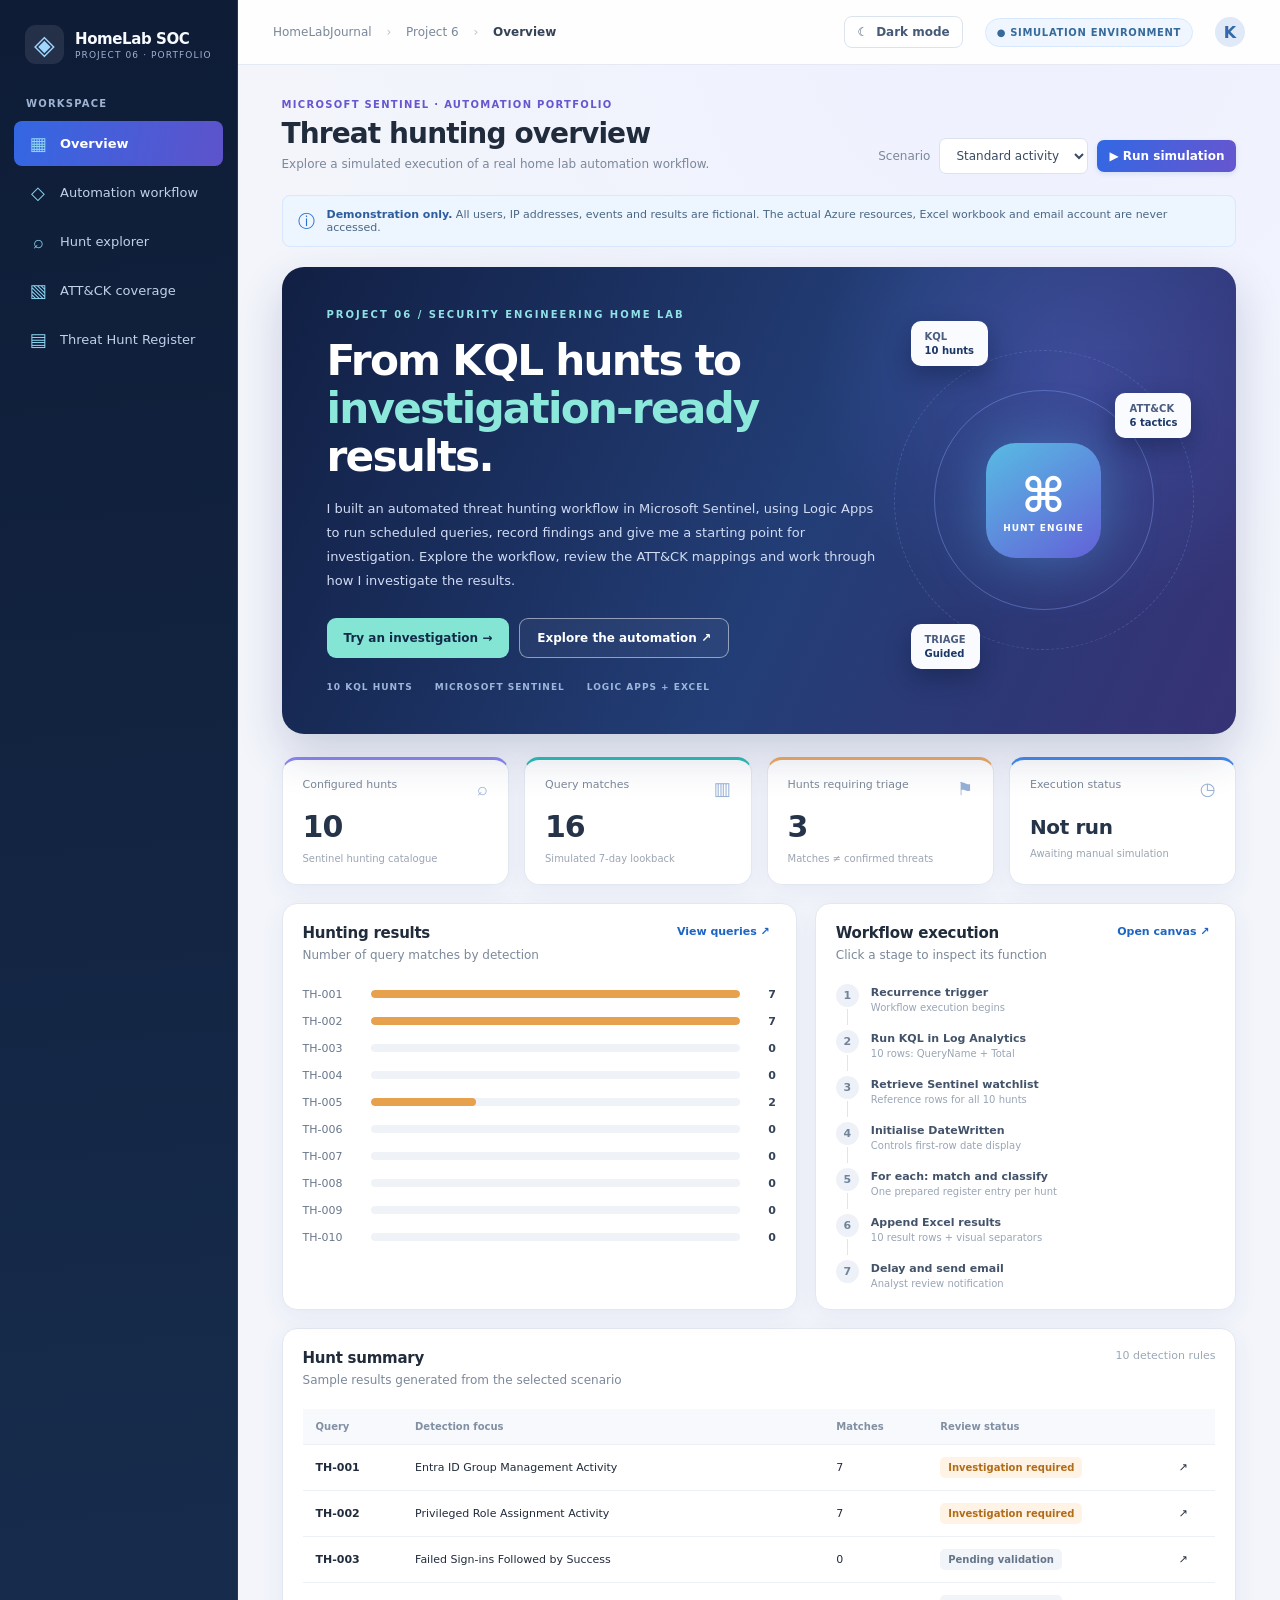
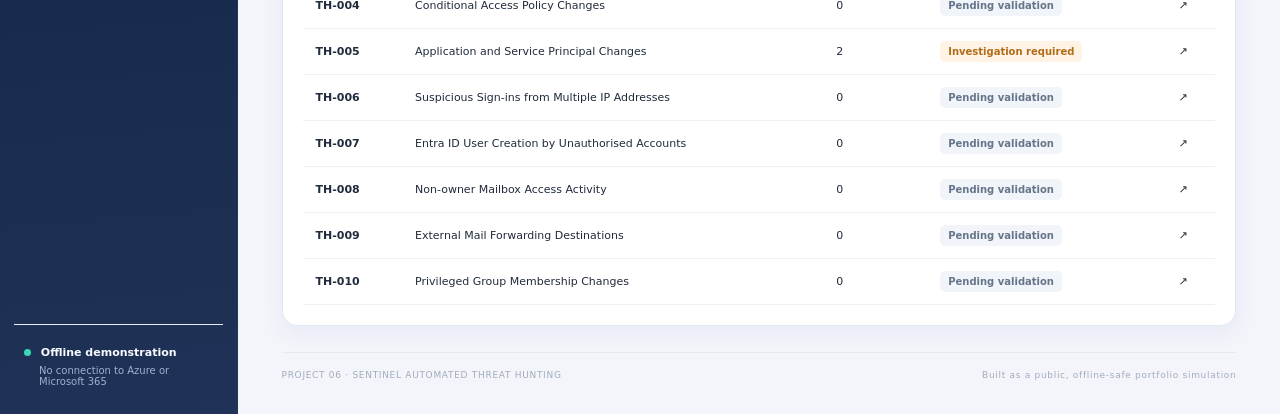
<file: index-backup-v10.htm>
<!DOCTYPE html>
<html lang="en"><head><meta charset="utf-8"/><meta content="width=device-width,initial-scale=1" name="viewport"/><meta content="light dark" name="color-scheme"/><title>Threat Hunting | HomeLab SOC</title><style>:root{font-family:Inter,'Segoe UI',system-ui,-apple-system,sans-serif;color:#202b3b;background:#f5f7fb;font-synthesis:none}*{box-sizing:border-box}body{margin:0}button,select{font:inherit}button{cursor:pointer}.app{min-height:100vh;display:grid;grid-template-columns:238px minmax(0,1fr)}.sidebar{background:#fff;border-right:1px solid #e3e9f1;display:flex;flex-direction:column;padding:23px 14px;min-height:100vh}.brand{display:flex;gap:11px;align-items:center;padding:2px 11px 34px}.brandmark{display:grid;place-items:center;width:39px;height:39px;border-radius:11px;background:#eaf1ff;color:#1763ca;font-size:27px}.brand strong{display:block;font-size:15px;letter-spacing:-.4px}.brand small{display:block;color:#8995a7;font-size:9px;letter-spacing:1.1px;margin-top:2px}.navcaption{font-size:10px;letter-spacing:1.2px;font-weight:700;color:#97a3b3;padding:0 12px 12px}nav{display:grid;gap:4px}.nav{background:none;border:0;border-radius:8px;color:#66758a;display:flex;align-items:center;gap:12px;text-align:left;padding:12px 14px;font-size:13px;font-weight:500}.nav span{font-size:18px;width:20px;text-align:center}.nav:hover{background:#f3f6fb}.nav.active{background:#eaf2ff;color:#135dc4;font-weight:700}.sidebar-foot{margin-top:auto;border-top:1px solid #e9edf3;padding:21px 10px 4px;font-size:11px;font-weight:600;color:#536277}.sidebar-foot small{display:block;color:#9aa5b4;font-size:10px;font-weight:400;margin:6px 0 0 15px}.status-dot{display:inline-block;width:7px;height:7px;border-radius:50%;background:#28a978;margin-right:6px}.workspace{min-width:0}.topbar{height:65px;border-bottom:1px solid #e5eaf2;background:#fff;display:flex;align-items:center;justify-content:space-between;padding:0 35px;gap:15px}.crumb{font-size:12px;color:#7a879a}.crumb span{margin:0 11px;color:#b7c1cd}.crumb b{color:#344358;font-weight:600}.topright{display:flex;align-items:center;gap:22px}.demo-chip{font-size:10px;font-weight:750;color:#356a9b;letter-spacing:.65px;background:#eff6ff;border:1px solid #d8e9ff;padding:8px 11px;border-radius:20px}.avatar{height:30px;width:30px;display:grid;place-items:center;background:#dfe9f7;color:#3568a8;border-radius:50%;font-weight:700}main{padding:34px clamp(22px,3.4vw,55px);max-width:1650px;margin:auto}.page-head{display:flex;align-items:end;justify-content:space-between;gap:20px;margin-bottom:21px}.eyebrow{font-size:10px;letter-spacing:1.3px;color:#3776c5;font-weight:750;margin-bottom:7px}h1{font-size:28px;letter-spacing:-.9px;margin:0 0 5px;font-weight:730}h2{font-size:15px;letter-spacing:-.25px;margin:0 0 4px;font-weight:720}p{margin:0;color:#7b889a;font-size:12px;line-height:1.6}.head-actions,.filters{display:flex;align-items:center;gap:9px;flex-wrap:wrap}.scenario-label{color:#7b889a;font-size:12px}select,.btn{border:1px solid #dbe3ed;background:#fff;color:#3a4a60;border-radius:7px;padding:9px 12px;font-size:12px}.btn{font-weight:650}.btn.primary{background:#2166c6;border-color:#2166c6;color:white;box-shadow:0 2px 5px #2867bd22}.btn.primary:hover{background:#1457b2}.btn:disabled{opacity:.65;cursor:wait}.btn.ghost:hover{background:#f2f6fc}.notice{display:flex;gap:12px;align-items:center;background:#edf5ff;border:1px solid #d7e8ff;color:#496784;border-radius:8px;padding:12px 15px;font-size:11px;margin-bottom:20px}.notice b{color:#2d5d9d}.notice-icon{font-size:17px;color:#2a70d0}.page{display:none}.page.active{display:block}.metrics{display:grid;grid-template-columns:repeat(4,minmax(0,1fr));gap:15px;margin-bottom:18px}.metric,.panel{background:#fff;border:1px solid #e2e8f0;border-radius:10px;box-shadow:0 2px 8px #23395505}.metric{padding:18px 20px}.metric-top{display:flex;justify-content:space-between;gap:8px;color:#7b899b;font-size:11px}.metric-top span{font-size:18px;color:#96b1d6}.metric strong{display:block;font-size:30px;letter-spacing:-1px;margin:10px 0 3px;color:#263449}.metric small{color:#9ba5b3;font-size:10px}.metric .status-big{font-size:20px;letter-spacing:-.4px;margin-top:16px}.metric .status-big.success{color:#198f65}.columns{display:grid;grid-template-columns:1.1fr .9fr;gap:18px}.panel{padding:20px;min-width:0;margin-bottom:18px}.panelhead{display:flex;align-items:start;justify-content:space-between;gap:16px;margin-bottom:19px}.link-btn{border:0;background:none;color:#1c65c3;font-size:11px;font-weight:700;white-space:nowrap}.minor{font-size:11px;color:#9ca8b6}.bars{display:grid;gap:14px;padding:4px 0}.bar{display:grid;grid-template-columns:56px 1fr 24px;align-items:center;gap:12px;font-size:11px;color:#68778c}.track{height:8px;border-radius:9px;background:#eff3f8;overflow:hidden}.fill{height:100%;background:#4a8bdc;border-radius:9px;transition:width .4s}.fill.hot{background:#e7a04c}.bar b{text-align:right;color:#354358}.mini-steps{display:grid;gap:0}.mini-step{display:flex;gap:12px;align-items:start;border:0;background:none;text-align:left;padding:0 0 17px;width:100%;color:#43536a}.mini-step:last-child{padding-bottom:0}.step-mark{display:grid;place-items:center;border-radius:50%;height:23px;min-width:23px;background:#eef2f8;color:#70849d;font-size:11px;font-weight:750;position:relative}.mini-step:not(:last-child) .step-mark:after{content:'';position:absolute;top:25px;height:16px;width:1px;background:#dce5f0}.mini-step.done .step-mark{background:#e4f6ed;color:#198f65}.mini-step.active .step-mark{background:#e4efff;color:#1f66c8}.mini-step strong{display:block;font-size:11px;margin-top:2px}.mini-step small{display:block;font-size:10px;color:#99a5b5;margin-top:3px}.table-scroll{overflow:auto}table{border-collapse:collapse;width:100%;font-size:11px;white-space:nowrap;text-align:left}th{background:#f7f9fc;color:#8290a3;font-size:10px;font-weight:700}th,td{padding:12px 13px;border-bottom:1px solid #edf0f5}tbody tr:hover{background:#f8fbff}.clickrow{cursor:pointer}.tag{display:inline-flex;align-items:center;border-radius:5px;padding:5px 8px;background:#e9f4ee;color:#29865d;font-size:10px;font-weight:650}.tag.warn{background:#fff3e6;color:#b16c19}.tag.muted{background:#f1f4f8;color:#65758a}.workflow-layout{display:grid;grid-template-columns:minmax(0,1.6fr) minmax(270px,.75fr);gap:18px}.canvas{background:#f9fbfe;border:1px solid #e8edf5;border-radius:9px;padding:20px;min-height:530px}.canvas-caption{text-align:center;font-size:9px;letter-spacing:.8px;font-weight:700;color:#9aa8b9;margin-bottom:18px}.canvas-caption span{margin:0 7px;color:#aac4e9}.flow{display:grid;justify-items:center;gap:0;max-width:640px;margin:auto}.node{display:flex;align-items:center;text-align:left;gap:12px;width:min(100%,460px);border:1px solid #dce5f0;background:white;border-radius:9px;padding:12px 15px;box-shadow:0 2px 6px #2b52700a;color:#42536a}.node:hover,.node.selected{border-color:#73a7ea;background:#f5f9ff}.node.complete{border-left:3px solid #25a373}.node.active-run{border-left:3px solid #286dd0;background:#edf5ff}.node-icon{display:grid;place-items:center;background:#edf4ff;color:#2d70c6;border-radius:7px;min-width:34px;height:34px;font-size:16px}.node strong{display:block;font-size:11px}.node small{display:block;color:#93a0b0;font-size:10px;margin-top:2px}.node-state{margin-left:auto;color:#9dacbe;font-size:12px}.node.complete .node-state{color:#2aa373}.connector{height:18px;width:1px;background:#bdd1eb;position:relative}.connector:after{content:'⌄';position:absolute;top:4px;left:-4px;color:#8da9cd;font-size:12px}.inspector{align-self:start}.inspector h3{font-size:17px;margin:0 0 10px}.inspector p{font-size:12px;margin-bottom:18px}.inspector dl{display:grid;gap:12px;margin:0}.inspector dt{color:#94a1b1;font-size:10px;font-weight:700;text-transform:uppercase;letter-spacing:.5px}.inspector dd{font-size:12px;margin:3px 0 0;line-height:1.6;color:#3c4d61}.inspector-note{margin-top:24px;padding:12px;border-radius:7px;background:#f6f9fd;color:#8190a3;font-size:11px;line-height:1.6}.log{background:#f8fafc;border:1px solid #e8edf3;border-radius:7px;padding:14px;font:11px/1.9 Consolas,monospace;color:#62738a;min-height:60px;max-height:230px;overflow:auto}.log .ok{color:#168860}.log .info{color:#286cc5}.explorer-grid{display:grid;grid-template-columns:310px minmax(0,1fr);gap:18px}.hunt-list{display:grid;gap:5px}.hunt-item{display:flex;align-items:center;justify-content:space-between;gap:10px;background:white;border:1px solid transparent;border-radius:7px;padding:10px 12px;text-align:left;color:#42536a}.hunt-item:hover,.hunt-item.active{background:#edf5ff;border-color:#d6e7ff}.hunt-item strong{font-size:11px}.hunt-item small{display:block;color:#9aa6b5;font-size:10px;margin-top:4px}.hunt-item .count{font-size:11px;color:#8b98a9}.explorer-main{min-width:0}.codebar{display:flex;justify-content:space-between;gap:10px;background:#eef2f7;border:1px solid #e3e8f0;border-radius:7px 7px 0 0;padding:9px 13px;color:#697d95;font-size:10px}.codebar span:last-child{color:#9aa7b7}pre{margin:0;background:#182638;color:#c5d8ee;padding:18px;border-radius:0 0 7px 7px;white-space:pre-wrap;word-break:break-word;font:12px/1.8 Consolas,'Courier New',monospace;max-height:350px;overflow:auto}.empty{padding:24px 4px;color:#8b9aab;font-size:12px}.table-footer{padding-top:15px;color:#9aa6b5;font-size:10px}footer{border-top:1px solid #e5eaf1;margin-top:26px;padding-top:17px;display:flex;justify-content:space-between;gap:12px;color:#a0abba;font-size:9px;letter-spacing:.7px}@media(max-width:1200px){.metrics{grid-template-columns:repeat(2,minmax(0,1fr))}.workflow-layout{grid-template-columns:1fr}.inspector{align-self:auto}}@media(max-width:980px){.columns,.explorer-grid{grid-template-columns:1fr}.sidebar{width:210px}.app{grid-template-columns:210px minmax(0,1fr)}}@media(max-width:680px){.app{display:block}.sidebar{min-height:0;width:auto;padding:12px}.brand{padding:0 4px 10px}.sidebar nav{display:flex;overflow:auto}.nav{white-space:nowrap}.navcaption,.sidebar-foot{display:none}.topbar{padding:0 16px;height:50px}.demo-chip{font-size:8px}.avatar{display:none}main{padding:20px 12px}.page-head{align-items:start;flex-direction:column}.metrics{gap:9px}.metric{padding:13px}.panel{padding:13px}.panelhead{flex-wrap:wrap}.canvas{padding:10px;min-height:0}.node{padding:9px}footer{flex-direction:column}}

/* Light / dark theme: understated Fluent-inspired palette */
.theme-toggle{display:inline-flex;align-items:center;justify-content:center;gap:8px;border:1px solid #dbe3ed;background:#fff;color:#455a76;border-radius:8px;padding:8px 12px;font-size:12px;font-weight:600;white-space:nowrap;cursor:pointer}
.theme-toggle:hover{background:#f2f6fc}
html[data-theme="dark"]{color-scheme:dark;color:#e3eaf4;background:#101923}
html[data-theme="dark"] body{background:#101923}
html[data-theme="dark"] .sidebar,html[data-theme="dark"] .topbar,html[data-theme="dark"] .metric,html[data-theme="dark"] .panel{background:#182432;border-color:#2b3b4e;box-shadow:none}
html[data-theme="dark"] .sidebar-foot,html[data-theme="dark"] footer{border-color:#2b3b4e}
html[data-theme="dark"] .brandmark,html[data-theme="dark"] .nav.active,html[data-theme="dark"] .node-icon{background:#233c5b;color:#a8cbff}
html[data-theme="dark"] .nav{color:#acbbcd}
html[data-theme="dark"] .nav:hover,html[data-theme="dark"] .btn.ghost:hover{background:#223449}
html[data-theme="dark"] .nav.active{color:#c1dcff}
html[data-theme="dark"] .crumb,html[data-theme="dark"] .scenario-label,html[data-theme="dark"] p,html[data-theme="dark"] .metric-top,html[data-theme="dark"] .bar,html[data-theme="dark"] .minor,html[data-theme="dark"] .node small,html[data-theme="dark"] .mini-step small,html[data-theme="dark"] .hunt-item small{color:#a5b5c9}
html[data-theme="dark"] .crumb b,html[data-theme="dark"] .metric strong,html[data-theme="dark"] .bar b,html[data-theme="dark"] .inspector dd{color:#e3eaf4}
html[data-theme="dark"] .demo-chip,html[data-theme="dark"] .notice{background:#1b3148;border-color:#315273;color:#b6d6fa}
html[data-theme="dark"] .notice b{color:#d4e8ff}
html[data-theme="dark"] select,html[data-theme="dark"] .btn:not(.primary),html[data-theme="dark"] .theme-toggle{background:#202e40;border-color:#38506a;color:#e2ebf7}
html[data-theme="dark"] .theme-toggle:hover{background:#2b4058}
html[data-theme="dark"] .avatar{background:#2b4566;color:#d1e6ff}
html[data-theme="dark"] .canvas,html[data-theme="dark"] .log,html[data-theme="dark"] .inspector-note{background:#141f2d;border-color:#2c4057;color:#b5c6da}
html[data-theme="dark"] .node,html[data-theme="dark"] .hunt-item{background:#202e40;border-color:#35475c;color:#e3eaf4}
html[data-theme="dark"] .node:hover,html[data-theme="dark"] .node.selected,html[data-theme="dark"] .hunt-item:hover,html[data-theme="dark"] .hunt-item.active,html[data-theme="dark"] .node.active-run{background:#263e59;border-color:#4e83bf}
html[data-theme="dark"] .step-mark,html[data-theme="dark"] .tag.muted,html[data-theme="dark"] .codebar{background:#283a50;color:#c1d3e8;border-color:#364d67}
html[data-theme="dark"] .tag{background:#1c3b33;color:#9de2bd}
html[data-theme="dark"] .tag.warn{background:#493724;color:#ffd096}
html[data-theme="dark"] .track{background:#2c4058}
html[data-theme="dark"] th{background:#233348;color:#c0d0e3}
html[data-theme="dark"] th,html[data-theme="dark"] td{border-color:#304256}
html[data-theme="dark"] tbody tr:hover{background:#22364b}
html[data-theme="dark"] .inspector dt,html[data-theme="dark"] .table-footer{color:#9badc3}
html[data-theme="dark"] .codebar{border-color:#354b64}
html[data-theme="dark"] pre{background:#0e1825}
@media(max-width:680px){.topright{gap:6px}.theme-toggle{padding:6px 9px}.theme-toggle span{display:none}}

/* MITRE coverage view */
.coverage-layout{display:grid;grid-template-columns:minmax(0,1.65fr) minmax(285px,1fr);gap:16px;margin-bottom:16px}
.coverage-metrics{margin-bottom:16px}.coverage-matrix{padding:6px 18px 18px}.cov-legend{display:flex;gap:16px;flex-wrap:wrap;padding:12px 18px;font-size:12px;color:var(--muted,#64748b)}.cov-legend span{display:flex;align-items:center;gap:6px}.cov-dot{height:10px;width:10px;border-radius:3px;background:#a8b8cf}.cov-dot.reviewed{background:#287cbb}.cov-dot.candidate{background:#b1bfd1}.cov-dot.empty{background:transparent;border:1px solid #a8b8cf}.cov-tactic{padding:14px 0;border-top:1px solid var(--line,#e4e9f0)}.cov-tactic-head{display:flex;align-items:center;justify-content:space-between;gap:8px;margin-bottom:10px}.cov-tactic-head strong{font-size:13px}.cov-tactic-head small,.cov-none{color:var(--muted,#64748b);font-size:12px}.cov-chips{display:flex;gap:8px;flex-wrap:wrap}.cov-chip{font:inherit;cursor:pointer;text-align:left;display:flex;flex-direction:column;gap:3px;border-radius:8px;padding:10px;min-width:132px;max-width:180px;flex:1;border:1px solid #bdcce0;background:#f2f6fc;color:#244563}.cov-chip.reviewed{background:#e6f2ff;border-color:#9fc8f1}.cov-chip.selected{outline:2px solid #347cbd;outline-offset:1px}.cov-chip b{font-size:12px}.cov-chip span{font-size:11px;line-height:1.3}.cov-chip small{font-size:10px;opacity:.8}.cov-detail{padding:20px}.cov-detail h3{font-size:22px;margin:8px 0}.cov-detail p{font-size:13px;line-height:1.5}.cov-detail a{color:#287cbb}.cov-detail-stat{font-weight:600;font-size:13px;margin:18px 0 12px}.cov-hunt{display:flex;flex-direction:column;text-align:left;gap:6px;width:100%;font:inherit;padding:12px;border-radius:8px;border:1px solid var(--line,#e4e9f0);background:transparent;color:inherit;margin-bottom:8px;cursor:pointer}.cov-hunt:hover{border-color:#5792c4}.cov-hunt span{font-size:12px;line-height:1.4}.cov-hunt small{font-size:11px;color:var(--muted,#64748b);line-height:1.4}.cov-inspector{align-self:start}html[data-theme="dark"] .cov-chip{background:#263449;color:#d9e7f8;border-color:#475c75}html[data-theme="dark"] .cov-chip.reviewed{background:#1c425c;border-color:#4685b7}html[data-theme="dark"] .cov-chip.selected{outline-color:#75b7ee}html[data-theme="dark"] .cov-detail a{color:#8bc7ff}@media(max-width:950px){.coverage-layout{grid-template-columns:1fr}}@media(max-width:600px){.cov-chip{min-width:110px}}

/* V5 investigation experience */
.journey-panel{margin-bottom:18px}.journey-intro{display:flex;align-items:center;justify-content:space-between;gap:18px;background:var(--soft,#f2f6fc);border:1px solid var(--line,#dce5f0);padding:18px;border-radius:12px;margin:16px 0}.journey-intro p{font-size:13px;margin:6px 0 0}.journey-app{min-height:130px}.journey-empty{padding:28px;text-align:center;border:1px dashed #a6b7cd;border-radius:10px;color:var(--muted,#687b91)}.journey-progress{display:flex;gap:5px;margin:18px 0}.journey-progress span{height:6px;flex:1;background:#dce5f0;border-radius:8px}.journey-progress span.passed{background:#3277c8}.journey-progress span.current{background:#74a7e7}.journey-stage{padding:18px;border:1px solid var(--line,#dce5f0);border-radius:12px}.journey-kicker{font-size:11px;text-transform:uppercase;letter-spacing:.08em;color:#3c7fca;font-weight:800}.journey-stage h3{margin:7px 0 8px;font-size:20px}.journey-stage p{line-height:1.65}.journey-hint{background:#eaf3ff;color:#194a7d;border-left:3px solid #3277c8;padding:12px 14px;margin:15px 0;border-radius:6px;font-size:13px}.journey-actions{display:flex;flex-wrap:wrap;gap:9px;margin-top:16px}.journey-actions button{cursor:pointer;border:1px solid #b9cde6;border-radius:8px;background:#fff;color:#1c497a;padding:10px 14px;font-weight:650}.journey-actions button.primary{background:#246bc1;color:white;border-color:#246bc1}.journey-actions button:disabled{opacity:.45;cursor:not-allowed}.journey-actions button:hover:not(:disabled){filter:brightness(.95)}.journey-table{width:100%;border-collapse:collapse;font-size:12px;margin-top:12px}.journey-table th,.journey-table td{padding:10px;border-bottom:1px solid #dce5f0;text-align:left}.journey-table th{background:#f2f6fc;color:#294b70}.journey-table button{background:#eaf3ff;border:1px solid #a9c8f2;color:#195a9d;border-radius:5px;padding:6px 9px;cursor:pointer}.journey-detail{background:#f5f8fc;border:1px solid #d5e0ed;border-radius:9px;padding:14px;margin-top:12px}.journey-detail dl{display:grid;grid-template-columns:130px 1fr;gap:7px;font-size:13px}.journey-detail dt{color:#536c87}.journey-detail dd{margin:0;overflow-wrap:anywhere}.journey-code{white-space:pre-wrap;overflow-wrap:anywhere;background:#17283d;color:#e5f2ff;padding:16px;border-radius:8px;font-size:12px;line-height:1.65}.journey-result{border-left:4px solid #3277c8;padding:14px;background:#f0f6ff;margin-top:12px}.journey-result.success{border-left-color:#24815a;background:#edf8f2}.journey-choice{display:grid;gap:8px;margin-top:12px}.journey-choice button{text-align:left;background:#fff;color:#263f5b;border:1px solid #b7c9df;padding:13px;border-radius:9px;cursor:pointer}.journey-choice button:hover{border-color:#3277c8;background:#edf5ff}.journey-tiny{font-size:12px;color:#657c96}.donut{position:relative;min-width:215px;min-height:215px;isolation:isolate}.donut-center{position:absolute;inset:35px;background:#fff;border-radius:50%;display:flex;flex-direction:column;align-items:center;justify-content:center;text-align:center;padding:18px;z-index:2}.donut-center strong{font-size:40px;line-height:1.15;color:#193a60}.donut-center small{font-size:11px;line-height:1.4;color:#415d7c;max-width:125px}.tactic-legend button{border:1px solid #cddbec!important;border-radius:9px!important}.tactic-legend button:first-child{border-color:#2c73c9!important}.journey-panel .eyebrow{color:#3476bf}
html[data-theme="dark"] .journey-intro,html[data-theme="dark"] .journey-detail{background:#1b2a3e;color:#dce8f7;border-color:#39516c}html[data-theme="dark"] .journey-stage{border-color:#39516c}html[data-theme="dark"] .journey-hint,html[data-theme="dark"] .journey-result{background:#203c5b;color:#e2edfb}html[data-theme="dark"] .journey-result.success{background:#193d33}html[data-theme="dark"] .journey-table th{background:#1c3149;color:#e2edfb}html[data-theme="dark"] .journey-table td{border-color:#39516c}html[data-theme="dark"] .journey-actions button:not(.primary),html[data-theme="dark"] .journey-choice button{background:#1d3149;color:#e2edfb;border-color:#4c6a8a}html[data-theme="dark"] .donut-center{background:#17263a}html[data-theme="dark"] .donut-center strong{color:#e9f3ff}html[data-theme="dark"] .donut-center small{color:#bfd1e8}
@media(max-width:720px){.journey-intro{flex-direction:column;align-items:stretch}.journey-detail dl{grid-template-columns:1fr}.journey-table{font-size:10px}.journey-table th,.journey-table td{padding:5px}}

/* V6 visual refresh */
:root{--accent:#3267df}body{background:radial-gradient(circle at 80% 0%,#eef0ff 0,transparent 32%),#f3f5fb}.sidebar{background:linear-gradient(175deg,#0e1c36,#172c4d 80%,#203257);border-color:#243955}.brand strong,.sidebar-foot{color:#f7faff}.brand small,.sidebar-foot small,.navcaption{color:#9eb2d1}.nav{color:#c1d1e8}.nav:hover{background:#ffffff15}.nav.active{background:linear-gradient(100deg,#3467e3,#5d53cb);color:white}.brandmark{background:#ffffff17;color:#9fd6ff}.status-dot{background:#38d9b3}.topbar{background:#ffffffed}.panel,.metric{border-radius:15px;box-shadow:0 7px 25px #193c7910}.metric{border-top:3px solid #8c87f1}.metric:nth-child(2){border-top-color:#2cbdb7}.metric:nth-child(3){border-top-color:#edaa63}.metric:nth-child(4){border-top-color:#4489ec}.btn.primary{background:linear-gradient(110deg,#3268e3,#6756cf);border:0}.eyebrow{color:#6756cf}.portfolio-hero{position:relative;isolation:isolate;overflow:hidden;min-height:335px;border-radius:22px;background:linear-gradient(115deg,#111f43,#233e77 55%,#373276);display:grid;grid-template-columns:minmax(0,1.3fr) minmax(270px,.7fr);gap:20px;margin-bottom:23px;padding:42px 45px;color:white;box-shadow:0 20px 45px #192b6330}.hero-glow{position:absolute;z-index:-1;right:-100px;top:-160px;width:530px;height:530px;border-radius:50%;background:radial-gradient(circle,#6570df55,transparent 68%)}.hero-label{font-size:10px;letter-spacing:2px;color:#8fe1e5;font-weight:800}.portfolio-hero h2{font-size:clamp(28px,3.3vw,47px);line-height:1.13;letter-spacing:-1.8px;margin:17px 0}.portfolio-hero em{font-style:normal;color:#8de8dc}.portfolio-hero p{max-width:630px;color:#d1dcf4;font-size:13px;line-height:1.85}.hero-actions{display:flex;gap:10px;flex-wrap:wrap;margin:24px 0}.hero-btn,.hero-outline{border-radius:9px;padding:12px 17px;font-size:12px;font-weight:750}.hero-btn{border:0;background:#85e5d5;color:#112a48}.hero-outline{border:1px solid #ffffff80;background:#ffffff0b;color:white}.hero-foot{display:flex;gap:22px;flex-wrap:wrap;color:#9db6db;font-size:9px;font-weight:750;letter-spacing:1px}.hero-visual{position:relative;min-height:240px;display:grid;place-items:center}.hero-orbit{position:absolute;width:220px;height:220px;border:1px solid #8ea9ff60;border-radius:50%}.orbit-two{width:300px;height:300px;border-style:dashed;opacity:.65}.hero-center{height:115px;width:115px;border-radius:30px;background:linear-gradient(145deg,#59bce3,#6261d8);box-shadow:0 0 55px #56bdf85e;display:flex;flex-direction:column;justify-content:center;align-items:center;font-size:48px;font-weight:700}.hero-center small{font-size:9px;letter-spacing:1px}.hero-node{position:absolute;padding:10px 14px;border-radius:10px;background:#f9fbff;color:#4b5c7e;box-shadow:0 10px 25px #0a163766;font-size:10px;font-weight:700}.hero-node b{display:block;color:#1b3766;margin-top:3px}.node-a{top:3%;left:5%}.node-b{right:0;top:22%}.node-c{left:5%;bottom:6%}#tacticDonut{width:290px!important;height:290px!important;min-width:290px!important;min-height:290px!important;border-radius:50%;position:relative}#tacticDonut:after{content:'';position:absolute;inset:40px;border-radius:50%;background:#fff}#tacticDonut>*,#tacticDonut .donut-center{position:relative;z-index:1}#tacticDonut .donut-center{background:#fff!important;border-radius:50%;padding:15px!important;min-width:150px;min-height:130px;display:flex;flex-direction:column;justify-content:center;align-items:center}#tacticDonut .donut-center strong{font-size:36px!important}#tacticDonut .donut-center small{font-size:11px!important;line-height:1.5;text-align:center;max-width:145px}#coverage .panel{border-top:3px solid #7069db}.journey-stage{border-radius:15px!important}.journey-hint{border-left:4px solid #50a6df!important}.journey-result{border-radius:10px}.nav span{color:#8ed6f3} @media(max-width:900px){.portfolio-hero{grid-template-columns:1fr}.hero-visual{display:none}}@media(max-width:680px){.portfolio-hero{padding:28px 23px}#tacticDonut{width:235px!important;height:235px!important;min-width:235px!important;min-height:235px!important}#tacticDonut:after{inset:34px}}
html[data-theme="dark"] .sidebar{background:linear-gradient(175deg,#0b1528,#1b2750)}html[data-theme="dark"] .portfolio-hero{background:linear-gradient(115deg,#0e1935,#293e76 55%,#443477)}html[data-theme="dark"] #tacticDonut:after,html[data-theme="dark"] #tacticDonut .donut-center{background:#1b2637!important}
.sample-event-row{cursor:pointer}.sample-event-row:hover td{background:#eaf3ff}html[data-theme="dark"] .sample-event-row:hover td{background:#253e5b}.sample-event-row:focus-visible{outline:2px solid #367de0;outline-offset:-2px}.journey-detail dd{line-height:1.5}
</style><style>
.enrich-grid{display:grid;grid-template-columns:minmax(320px,390px) minmax(0,1fr);gap:36px;align-items:center}.donut{width:min(100%,330px);aspect-ratio:1;height:auto;border-radius:50%;display:grid;place-items:center;margin:auto;position:relative;background:conic-gradient(#2c73c9 0 50%,#e2e8f0 50% 100%)}.donut:before{content:'';position:absolute;inset:52px;border-radius:50%;background:var(--card-bg,#fff)}.donut-center{position:relative;text-align:center}.donut-center strong{display:block;font-size:56px;line-height:1.1}.donut-center small{display:block;font-size:13px;color:#8090a0;max-width:160px;line-height:1.4;margin:6px auto 0}.tactic-legend{display:grid;gap:9px}.tactic-legend button{border:1px solid #e1e7ee;border-radius:8px;background:transparent;text-align:left;padding:10px;color:inherit}.tactic-legend button:hover{border-color:#4a8bdc}.tactic-legend b{float:right}.guide-step{padding:14px;border:1px solid #e1e8f1;border-radius:9px;margin:10px 0}.guide-step strong{display:block;margin-bottom:6px;font-size:13px}.guide-step p{font-size:12px}.guide-actions{display:flex;gap:8px;flex-wrap:wrap;margin:12px 0}.guide-actions button{border:1px solid #b9cfe9;background:#edf5ff;color:#205ca3;padding:8px 12px;border-radius:6px;font-size:11px}.guide-code{white-space:pre-wrap;max-height:270px;overflow:auto}.guide-note{font-size:11px;padding:12px;background:#edf5ff;border-radius:8px;color:#486785;margin:12px 0}.guide-table{width:100%;overflow:auto}.guide-meta{display:grid;grid-template-columns:repeat(2,1fr);gap:9px}.guide-meta div{background:#f4f7fb;border-radius:8px;padding:12px;font-size:11px}.guide-meta b{display:block;margin-bottom:5px}.full-link{display:inline-block;margin-top:10px;color:#2369c3;font-size:12px}.pill{font-size:10px;border:1px solid #dbe4ef;border-radius:15px;padding:5px 9px}@media(max-width:850px){.enrich-grid{grid-template-columns:1fr;gap:22px}.donut{width:min(100%,300px)}}
html[data-theme=dark] .donut:before{background:#202b3a}html[data-theme=dark] .guide-meta div,html[data-theme=dark] .guide-note{background:#24354b;color:#cad8e8}html[data-theme=dark] .tactic-legend button,html[data-theme=dark] .guide-step{border-color:#405069;color:#d8e3f2}html[data-theme=dark] .guide-actions button{background:#233b5a;color:#d8eaff}
</style></head><body>
<div class="app"><aside class="sidebar"><div class="brand"><span class="brandmark">◈</span><div><strong>HomeLab SOC</strong><small>PROJECT 06 · PORTFOLIO</small></div></div><div class="navcaption">WORKSPACE</div><nav><button class="nav active" data-page="overview"><span>▦</span> Overview</button><button class="nav" data-page="workflow"><span>◇</span> Automation workflow</button><button class="nav" data-page="explorer"><span>⌕</span> Hunt explorer</button><button class="nav" data-page="coverage"><span>▧</span> ATT&amp;CK coverage</button><button class="nav" data-page="register"><span>▤</span> Threat Hunt Register</button></nav><div class="sidebar-foot"><span class="status-dot"></span> Offline demonstration<small>No connection to Azure or Microsoft 365</small></div></aside>
<div class="workspace"><header class="topbar"><div class="crumb">HomeLabJournal <span>›</span> Project 6 <span>›</span> <b id="crumbPage">Overview</b></div><div class="topright"><button aria-label="Switch to dark mode" class="theme-toggle" id="themeToggle" title="Switch theme" type="button">☾ <span>Dark mode</span></button><span class="demo-chip">● SIMULATION ENVIRONMENT</span><div class="avatar">K</div></div></header><main><div class="page-head"><div><div class="eyebrow">MICROSOFT SENTINEL · AUTOMATION PORTFOLIO</div><h1 id="pageTitle">Threat hunting overview</h1><p id="pageSub">Explore a simulated execution of a real home lab automation workflow.</p></div><div class="head-actions"><label class="scenario-label" for="scenario">Scenario</label><select id="scenario"><option value="baseline">Standard activity</option><option value="zero">Zero matches</option><option value="elevated">Elevated activity</option></select><button class="btn primary" id="run">▶ Run simulation</button></div></div>
<div class="notice"><span class="notice-icon">ⓘ</span><span><b>Demonstration only.</b> All users, IP addresses, events and results are fictional. The actual Azure resources, Excel workbook and email account are never accessed.</span></div>
<section class="page active" id="overview"><div class="portfolio-hero"><div class="hero-glow"></div><div class="hero-copy"><div class="hero-label">PROJECT 06 / SECURITY ENGINEERING HOME LAB</div><h2>From KQL hunts to<br><em>investigation-ready</em> results.</h2><p>I built an automated threat hunting workflow in Microsoft Sentinel, using Logic Apps to run scheduled queries, record findings and give me a starting point for investigation. Explore the workflow, review the ATT&CK mappings and work through how I investigate the results.</p><div class="hero-actions"><button class="hero-btn" data-hero-page="explorer">Try an investigation →</button><button class="hero-outline" data-hero-page="workflow">Explore the automation ↗</button></div><div class="hero-foot"><span>10 KQL HUNTS</span><span>MICROSOFT SENTINEL</span><span>LOGIC APPS + EXCEL</span></div></div><div class="hero-visual"><div class="hero-orbit orbit-one"></div><div class="hero-orbit orbit-two"></div><div class="hero-center">⌘<small>HUNT ENGINE</small></div><div class="hero-node node-a">KQL <b>10 hunts</b></div><div class="hero-node node-b">ATT&CK <b>6 tactics</b></div><div class="hero-node node-c">TRIAGE <b>Guided</b></div></div></div><div class="metrics"><div class="metric"><div class="metric-top">Configured hunts <span>⌕</span></div><strong>10</strong><small>Sentinel hunting catalogue</small></div><div class="metric"><div class="metric-top">Query matches <span>▥</span></div><strong id="matches">16</strong><small>Simulated 7-day lookback</small></div><div class="metric"><div class="metric-top">Hunts requiring triage <span>⚑</span></div><strong id="flagged">3</strong><small>Matches ≠ confirmed threats</small></div><div class="metric"><div class="metric-top">Execution status <span>◷</span></div><strong class="status-big" id="executionStatus">Not run</strong><small id="executionTime">Awaiting manual simulation</small></div></div>
<div class="columns"><article class="panel"><div class="panelhead"><div><h2>Hunting results</h2><p>Number of query matches by detection</p></div><button class="link-btn" data-page="explorer">View queries ↗</button></div><div class="bars" id="bars"></div></article><article class="panel"><div class="panelhead"><div><h2>Workflow execution</h2><p>Click a stage to inspect its function</p></div><button class="link-btn" data-page="workflow">Open canvas ↗</button></div><div class="mini-steps" id="miniSteps"></div></article></div>
<article class="panel"><div class="panelhead"><div><h2>Hunt summary</h2><p>Sample results generated from the selected scenario</p></div><span class="minor">10 detection rules</span></div><div class="table-scroll" id="summary"></div></article></section>
<section class="page" id="workflow"><div class="workflow-layout"><article class="panel"><div class="panelhead"><div><h2>Logic App execution map</h2><p>Representative of <code>la-automated-threat-hunting-lab</code></p></div><span class="minor">Select a node</span></div><div class="canvas"><div class="canvas-caption">RECURRENCE / MANUAL RUN <span>→</span> AGGREGATION <span>→</span> ENRICHMENT <span>→</span> REPORTING</div><div class="flow" id="flow"></div></div></article><article class="panel inspector"><div class="panelhead"><div><h2>Step inspector</h2><p>How each stage works</p></div></div><div id="inspector"></div><div class="inspector-note">The animation runs in your browser. It does not call Azure APIs, execute KQL or send notifications.</div></article></div><article class="panel"><div class="panelhead"><div><h2>Execution log</h2><p>Illustrative workflow events</p></div><span class="tag" id="logStatus">Ready</span></div><div class="log" id="log"><div>Ready to run a simulation.</div></div></article></section>
<section class="page" id="explorer"><article class="panel journey-panel"><div class="panelhead"><div><div class="eyebrow">MY INVESTIGATION METHOD · INTERACTIVE WALKTHROUGH</div><h2>From a hunt match to an evidence-based decision</h2><p>When a hunt returns matches, I open the underlying logs to see what's actually happened. I work backwards from the scheduled KQL, examine the underlying activity, cross-check the evidence and record my decision.</p></div><span class="pill">Guided simulation · fictional evidence</span></div><div class="journey-intro"><div><strong id="journeyHuntTitle">TH-001 · Group Management</strong><p id="journeyHuntContext">Select a hunt below, then start a guided investigation.</p></div><button class="btn" id="journeyStart">▶ Start investigation</button></div><div class="journey-app" id="journeyApp"><div class="journey-empty">Choose a hunt and select <b>Start investigation</b>. I'll walk you through the evidence and the decisions I'd make in Sentinel.</div></div><div class="guide-note">This is an interactive demonstration, not a live Sentinel session. The records, identities and IP addresses are fictional. Only the TH-001 investigation pattern is based on the KQL and screenshots I've shared; other hunt walkthroughs are illustrative until their exact KQL is reviewed.</div></article><div class="explorer-grid"><article class="panel"><div class="panelhead"><div><h2>Hunting catalogue</h2><p>TH-001 through TH-010</p></div></div><div class="hunt-list" id="huntList"></div></article><div class="explorer-main"><article class="panel"><div class="panelhead"><div><div class="eyebrow" id="huntId">TH-001</div><h2 id="huntName">Entra ID Group Management Activity</h2><p id="huntDescription"></p></div><button class="btn ghost" id="copyKql">Copy KQL</button></div><div class="codebar"><span>⌘   KQL preview</span><span>Illustrative, not the exact original query</span></div><pre id="query"></pre></article><article class="panel"><div class="panelhead"><div><h2>Matching events</h2><p>Fictional investigation data · reserved example IP addresses</p></div><span class="tag" id="eventCount">0 matches</span></div><div class="table-scroll" id="events"></div></article></div></div></section>
<section class="page" id="coverage"><article class="panel"><div class="panelhead"><div><h2>My ATT&amp;CK mapping overview</h2><p>A simple breakdown of mapped and unmapped tactics. This does not measure detection effectiveness.</p></div><span class="pill">Catalogue snapshot · not live</span></div><div class="enrich-grid" style="grid-template-columns:1fr"><div><div class="tactic-legend" id="tacticLegend"></div><a class="full-link" href="https://attack.mitre.org/matrices/enterprise/" rel="noopener noreferrer" target="_blank">Explore the complete Enterprise ATT&amp;CK matrix ↗</a><p style="margin-top:9px">Select any technique in the matrix below to inspect related hunts and open its official ATT&amp;CK description. Unmapped tactics are not automatically security gaps.</p></div></div></article><div class="metrics coverage-metrics"><div class="metric"><div class="metric-top">Mapped hunts <span>▦</span></div><strong id="covHunts">10</strong><small>Initial catalogue snapshot</small></div><div class="metric"><div class="metric-top">Unique mapped techniques <span>◇</span></div><strong id="covTechniques">—</strong><small>Including parent techniques</small></div><div class="metric"><div class="metric-top">Mappings reviewed <span>✓</span></div><strong id="covReviewed">2</strong><small>Not detection validation</small></div><div class="metric"><div class="metric-top">Validated hunts <span>◷</span></div><strong id="covValidated">0</strong><small>Tests not yet recorded</small></div></div><div class="coverage-layout"><article class="panel"><div class="panelhead"><div><h2>ATT&amp;CK coverage map</h2><p>Proposed and reviewed technique mappings — not confirmed adversary coverage</p></div><select aria-label="Filter by mapping status" id="covFilter"><option value="all">All mappings</option><option value="Reviewed">Mapping reviewed</option><option value="Candidate">Proposed mapping</option></select></div><div class="cov-legend"><span><i class="cov-dot reviewed"></i> Mapping reviewed</span><span><i class="cov-dot candidate"></i> Proposed mapping</span><span><i class="cov-dot empty"></i> Not mapped in this catalogue</span></div><div class="coverage-matrix" id="coverageMatrix"></div><div class="table-footer">ATT&amp;CK is much larger than this selected view. An unmapped technique is not automatically a detection gap; telemetry, applicability and existing controls must be assessed.</div></article><article class="panel cov-inspector"><div class="panelhead"><div><h2>Technique inspector</h2><p>Select a mapped technique</p></div></div><div class="cov-detail" id="coverageDetail"></div></article></div><article class="panel"><div class="panelhead"><div><h2>Detection development backlog</h2><p>Illustrative ideas to investigate, not verified gaps</p></div><span class="minor">Future hunts</span></div><div class="table-scroll"><table><thead><tr><th>Area</th><th>Candidate hunt</th><th>Data requirement</th><th>Status</th></tr></thead><tbody><tr><td>Credential Access</td><td>Password spray patterns across accounts</td><td>Entra SigninLogs</td><td><span class="tag muted">Assess existing TH-003</span></td></tr><tr><td>Persistence</td><td>Application credential additions by unexpected principals</td><td>Entra AuditLogs</td><td><span class="tag muted">Assess existing TH-005</span></td></tr><tr><td>Defense Evasion</td><td>Security monitoring configuration changes</td><td>Relevant audit telemetry</td><td><span class="tag muted">Telemetry review</span></td></tr><tr><td>Lateral Movement</td><td>Unusual remote access behaviour</td><td>Endpoint or network logs</td><td><span class="tag muted">Telemetry review</span></td></tr></tbody></table></div></article><div class="notice"><span class="notice-icon">ⓘ</span><span><b>Privacy by design:</b> This page contains catalogue metadata only. All ten queries remain Private, and no original KQL or tenant data is fetched. Future updates require a separately configured approved publishing pipeline.</span></div></section><section class="page" id="register"><article class="panel"><div class="panelhead"><div><h2>Weekly Hunt Data Log</h2><p>Read-only representation of your Excel Threat Hunt Register</p></div><div class="filters"><select id="registerFilter"><option value="all">All hunts</option><option value="matches">Matches only</option><option value="zero">Zero-match hunts</option></select><button class="btn ghost" id="csv">↓ Download sample CSV</button></div></div><div class="table-scroll" id="registerTable"></div><div class="table-footer">Automated notes are not evidence of analyst validation. Positive matches require manual triage.</div></article></section>
<footer>PROJECT 06 · SENTINEL AUTOMATED THREAT HUNTING <span>Built as a public, offline-safe portfolio simulation</span></footer></main></div></div><script>/* Offline portfolio simulation. No network calls, tokens, credentials or real tenant data. */
const hunts=[
{id:'TH-001',name:'Entra ID Group Management Activity',table:'AuditLogs',term:'group',detail:'Group creation and membership changes',notes:'No matching group management activity identified under configured criteria.'},
{id:'TH-002',name:'Privileged Role Assignment Activity',table:'AuditLogs',term:'role',detail:'Changes to privileged role assignments',notes:'No matching privileged role assignments identified under configured criteria.'},
{id:'TH-003',name:'Failed Sign-ins Followed by Success',table:'SigninLogs',term:'ResultType',detail:'Authentication patterns that warrant investigation',notes:'No matching authentication sequences identified under configured criteria.'},
{id:'TH-004',name:'Conditional Access Policy Changes',table:'AuditLogs',term:'conditional access',detail:'Changes to Conditional Access policies',notes:'No matching Conditional Access policy changes identified under configured criteria.'},
{id:'TH-005',name:'Application and Service Principal Changes',table:'AuditLogs',term:'application',detail:'Changes to application and service principal configuration',notes:'No matching application changes identified under configured criteria.'},
{id:'TH-006',name:'Suspicious Sign-ins from Multiple IP Addresses',table:'SigninLogs',term:'IPAddress',detail:'Multiple-source sign-in activity',notes:'No matching multi-IP sign-in patterns identified under configured criteria.'},
{id:'TH-007',name:'Entra ID User Creation by Unauthorised Accounts',table:'AuditLogs',term:'user',detail:'User creation outside approved initiator criteria',notes:'No matching unauthorised user creation identified under configured criteria.'},
{id:'TH-008',name:'Non-owner Mailbox Access Activity',table:'OfficeActivity',term:'MailItemsAccessed',detail:'Mailbox access matching configured non-owner criteria',notes:'No matching non-owner mailbox access identified in available telemetry.'},
{id:'TH-009',name:'External Mail Forwarding Destinations',table:'OfficeActivity',term:'forward',detail:'External mail forwarding configuration',notes:'No matching external forwarding changes identified under configured criteria.'},
{id:'TH-010',name:'Privileged Group Membership Changes',table:'AuditLogs',term:'member',detail:'Membership changes in sensitive groups',notes:'No matching privileged group changes identified under configured criteria.'}
];
const scenarios={baseline:[7,7,0,0,2,0,0,0,0,0],zero:[0,0,0,0,0,0,0,0,0,0],elevated:[9,11,5,0,8,6,0,3,0,0]};
const steps=[
 {name:'Recurrence trigger',desc:'Starts the Logic App on a schedule or via a manual run.',input:'Configured recurrence or manual run request',output:'Workflow execution begins',icon:'◷'},
 {name:'Run KQL in Log Analytics',desc:'Runs a master KQL query that returns a query name and aggregated match count for each of the 10 hunts.',input:'7-day Log Analytics lookback',output:'10 rows: QueryName + Total',icon:'⌕'},
 {name:'Retrieve Sentinel watchlist',desc:'Fetches the ThreatHuntingReview register with zero-match notes, status and analyst review placeholders.',input:'ThreatHuntingReview watchlist',output:'Reference rows for all 10 hunts',icon:'▤'},
 {name:'Initialise DateWritten',desc:'Initialises a Boolean variable to false at the beginning of each run.',input:'DateWritten = false',output:'Controls first-row date display',icon:'{ }'},
 {name:'For each: match and classify',desc:'Sequentially filters the watchlist by hunt name. Positive counts are flagged; zero-match entries receive predefined notes. The loop runs sequentially to avoid shared-variable races.',input:'KQL rows + watchlist rows',output:'One prepared register entry per hunt',icon:'⋈'},
 {name:'Append Excel results',desc:'Writes the 10 hunt entries to the Threat Hunt Register. The execution date is written only on the first row; DateWritten is then set to true. Blank separator rows are appended after the batch.',input:'Prepared hunt rows + execution date',output:'10 result rows + visual separators',icon:'▦'},
 {name:'Delay and send email',desc:'After a short delay, sends a completion notification linking to the register and prompting human review. No ticket creation is claimed.',input:'Completed workbook update',output:'Analyst review notification',icon:'✉'}
];
const $=id=>document.getElementById(id);
const safe=t=>String(t).replace(/[&<>"']/g,c=>({'&':'&amp;','<':'&lt;','>':'&gt;','"':'&quot;',"'":'&#39;'}[c]));
const date=()=>new Intl.DateTimeFormat('en-GB',{timeZone:'Europe/London',day:'numeric',month:'long',year:'numeric'}).format(new Date());
let scenario='baseline',selectedHunt='TH-001',selectedStep=1,done=-1,active=-1,running=false,runVersion=0;
const counts=()=>scenarios[scenario];const total=()=>counts().reduce((a,b)=>a+b,0);const flagged=()=>counts().filter(x=>x>0).length;
function kql(h){const lookback='let Lookback = 7d;'; if(h.table==='SigninLogs')return `// Illustrative detection logic; NOT the original lab KQL\n${lookback}\n${h.table}\n| where TimeGenerated >= ago(Lookback)\n| where isnotempty(${h.term})\n| summarize QueryMatches = count() by UserPrincipalName\n| order by QueryMatches desc`;return `// Illustrative detection logic; NOT the original lab KQL\n${lookback}\n${h.table}\n| where TimeGenerated >= ago(Lookback)\n| where OperationName has '${h.term}'\n| project TimeGenerated, OperationName, Result\n| order by TimeGenerated desc`}
function show(page){document.querySelectorAll('.page').forEach(x=>x.classList.toggle('active',x.id===page));document.querySelectorAll('.nav').forEach(x=>x.classList.toggle('active',x.dataset.page===page));const names={overview:['Overview','Threat hunting overview','Explore a simulated execution of a real home lab automation workflow.'],workflow:['Automation workflow','Automation workflow','Inspect the sequence of Logic App actions and watch a simulated run.'],explorer:['Hunt explorer','Threat hunt explorer','Inspect illustrative KQL and fictional event-level investigation data.'],coverage:['ATT&CK coverage','MITRE ATT&CK coverage','Explore technique mappings, validation status and potential development opportunities.'],register:['Threat Hunt Register','Threat Hunt Register','Browse the simulated Excel output without accessing the real workbook.']};$('crumbPage').textContent=names[page][0];$('pageTitle').textContent=names[page][1];$('pageSub').textContent=names[page][2];}
function renderBars(){$('bars').innerHTML=hunts.map((h,i)=>`<div class="bar"><span>${h.id}</span><div class="track"><div class="fill ${counts()[i]?'hot':''}" style="width:${counts()[i]?Math.max(6,counts()[i]/Math.max(1,...counts())*100):0}%"></div></div><b>${counts()[i]}</b></div>`).join('')}
function renderSummary(){$('summary').innerHTML=`<table><thead><tr><th>Query</th><th>Detection focus</th><th>Matches</th><th>Review status</th><th></th></tr></thead><tbody>${hunts.map((h,i)=>`<tr class="clickrow" data-hunt="${h.id}"><td><b>${h.id}</b></td><td>${safe(h.name)}</td><td>${counts()[i]}</td><td><span class="tag ${counts()[i]?'warn':'muted'}">${counts()[i]?'Investigation required':'Pending validation'}</span></td><td>↗</td></tr>`).join('')}</tbody></table>`}
function renderSteps(){$('miniSteps').innerHTML=steps.map((s,i)=>`<button class="mini-step ${i<=done?'done':''} ${i===active?'active':''}" data-step="${i}" data-openworkflow="1"><span class="step-mark">${i<=done?'✓':i+1}</span><span><strong>${safe(s.name)}</strong><small>${safe(s.output)}</small></span></button>`).join('');$('flow').innerHTML=steps.map((s,i)=>`${i?'<div class="connector"></div>':''}<button class="node ${i===selectedStep?'selected':''} ${i<=done?'complete':''} ${i===active?'active-run':''}" data-step="${i}"><span class="node-icon">${s.icon}</span><span><strong>${safe(s.name)}</strong><small>${safe(s.output)}</small></span><span class="node-state">${i<=done?'✓':i===active?'◷':'○'}</span></button>`).join('');const s=steps[selectedStep];$('inspector').innerHTML=`<div class="eyebrow">STEP ${String(selectedStep+1).padStart(2,'0')} / ${steps.length}</div><h3>${safe(s.name)}</h3><p>${safe(s.desc)}</p><dl><div><dt>Input</dt><dd>${safe(s.input)}</dd></div><div><dt>Output</dt><dd>${safe(s.output)}</dd></div><div><dt>Run state</dt><dd><span class="tag ${selectedStep<=done?'':'muted'}">${selectedStep<=done?'Completed':selectedStep===active?'Running':'Not executed'}</span></dd></div></dl>`}
function renderExplorer(){$('huntList').innerHTML=hunts.map((h,i)=>`<button class="hunt-item ${h.id===selectedHunt?'active':''}" data-hunt="${h.id}"><span><strong>${h.id}</strong><small>${safe(h.name)}</small></span><span class="count">${counts()[i]}</span></button>`).join('');const h=hunts.find(x=>x.id===selectedHunt);$('huntId').textContent=h.id;$('huntName').textContent=h.name;$('huntDescription').textContent=h.detail;$('query').textContent=kql(h);const n=counts()[hunts.indexOf(h)];$('eventCount').textContent=n+' matches';if(!n){$('events').innerHTML='<div class="empty">No matching sample events in this scenario. This does not establish the absence of malicious activity.</div>';return}const users=['alex.analyst@example.com','casey.admin@example.com','jordan.user@example.com','morgan.test@example.com'];const ips=['192.0.2.45','198.51.100.24','203.0.113.17','192.0.2.82'];$('events').innerHTML=`<table><thead><tr><th>Sample timestamp (UTC)</th><th>Fictional user</th><th>Example IP</th><th>Activity</th><th>Review</th></tr></thead><tbody>${Array.from({length:Math.min(n,8)},(_,i)=>`<tr><td>2026-10-14 ${String(8+i).padStart(2,'0')}:12:00</td><td>${users[i%4]}</td><td>${ips[i%4]}</td><td>${safe(h.detail)}</td><td><span class="tag warn">Unreviewed</span></td></tr>`).join('')}</tbody></table><div class="table-footer">Showing ${Math.min(n,8)} of ${n} simulated matches. Events are entirely fictional.</div>`}
function registerRows(){return hunts.map((h,i)=>{const n=counts()[i];return [i===0?date():'',h.id+' - '+h.name,n,n?'Y':'N',n?'':h.notes,n?'':'No Findings Detected',n?'':'No tuning indicated by this run; review periodically.',n?'':'Automated - Pending Review']})}
function renderRegister(){const filter=$('registerFilter').value;const rows=registerRows().filter(r=>filter==='all'||(filter==='matches'?r[2]>0:r[2]===0));$('registerTable').innerHTML=`<table><thead><tr>${['Execution date','Query name','Total query matches','Action required','Notes','Final status','Logic tuning','Reviewed by'].map(x=>`<th>${x}</th>`).join('')}</tr></thead><tbody>${rows.map(r=>`<tr>${r.map((x,i)=>`<td>${i===2&&x>0?'<span class="tag warn">'+x+'</span>':safe(x)}</td>`).join('')}</tr>`).join('')}</tbody></table>`}
function render(){ $('matches').textContent=total();$('flagged').textContent=flagged();renderBars();renderSummary();renderSteps();renderExplorer();renderRegister() }
function reset(){runVersion++;done=-1;active=-1;running=false;$('run').disabled=false;$('run').textContent='▶ Run simulation';$('executionStatus').textContent='Not run';$('executionStatus').className='status-big';$('executionTime').textContent='Awaiting manual simulation';$('log').innerHTML='<div>Ready to run a simulation.</div>';$('logStatus').textContent='Ready';render()}
const sleep=ms=>new Promise(r=>setTimeout(r,ms));
async function run(){if(running)return;running=true;const version=++runVersion;done=-1;active=-1;$('run').disabled=true;$('run').textContent='Running…';$('executionStatus').textContent='Running';$('executionStatus').className='status-big';$('executionTime').textContent='Processing simulated actions';$('log').innerHTML='';$('logStatus').textContent='In progress';show('workflow');for(let i=0;i<steps.length;i++){if(version!==runVersion)return;active=i;selectedStep=i;renderSteps();$('log').insertAdjacentHTML('beforeend',`<div class="info">[${String(i+1).padStart(2,'0')}/${steps.length}] Starting: ${safe(steps[i].name)}</div>`);$('log').scrollTop=$('log').scrollHeight;await sleep(650);if(version!==runVersion)return;done=i;active=-1;$('log').insertAdjacentHTML('beforeend',`<div class="ok">✓ ${safe(steps[i].output)}</div>`);renderSteps()}running=false;$('run').disabled=false;$('run').textContent='↻ Run again';$('executionStatus').textContent='Complete';$('executionStatus').className='status-big success';$('executionTime').textContent=date()+' · simulated';$('logStatus').textContent='Complete';$('log').insertAdjacentHTML('beforeend',`<div class="ok">Completed: ${total()} matches across ${flagged()} hunts. No external actions performed.</div>`);render()}
document.addEventListener('click',e=>{const p=e.target.closest('[data-page]');if(p){show(p.dataset.page);return}const step=e.target.closest('[data-step]');if(step){selectedStep=Number(step.dataset.step);if(step.dataset.openworkflow)show('workflow');renderSteps();return}const h=e.target.closest('[data-hunt]');if(h){selectedHunt=h.dataset.hunt;show('explorer');renderExplorer()}});
$('scenario').addEventListener('change',e=>{scenario=e.target.value;reset()});$('run').addEventListener('click',run);$('registerFilter').addEventListener('change',renderRegister);
$('copyKql').addEventListener('click',async()=>{const t=kql(hunts.find(x=>x.id===selectedHunt));try{await navigator.clipboard.writeText(t);$('copyKql').textContent='✓ Copied';setTimeout(()=>$('copyKql').textContent='Copy KQL',1400)}catch{$('copyKql').textContent='Select text to copy'}});
$('csv').addEventListener('click',()=>{const header=['Execution date','Query name','Total query matches','Action required','Notes','Final status','Logic tuning','Reviewed by'];const csv=[header,...registerRows()].map(row=>row.map(v=>'"'+String(v).replace(/"/g,'""')+'"').join(',')).join('\r\n');const u=URL.createObjectURL(new Blob([csv],{type:'text/csv;charset=utf-8'}));const a=document.createElement('a');a.href=u;a.download='fictional-threat-hunt-register.csv';a.click();setTimeout(()=>URL.revokeObjectURL(u),500)});
render();


// Catalogue snapshot transcribed from the user's approved metadata (not from live Azure).
const attackCatalog=[
['TH-001','Entra ID Group Management Activity','Medium','Reviewed','AuditLogs',['TA0003','TA0004'],['T1098']],
['TH-002','Privileged Role Assignment Activity','High','Candidate','AuditLogs',['TA0003','TA0004'],['T1098','T1098.003']],
['TH-003','Failed Sign-ins Followed by Success','High','Candidate','SigninLogs',['TA0006'],['T1110']],
['TH-004','Conditional Access Policy Changes','Medium','Reviewed','AuditLogs',['TA0006'],['T1556.009']],
['TH-005','Application and Service Principal Changes','Medium','Candidate','AuditLogs',['TA0003','TA0004'],['T1098','T1098.001']],
['TH-006','Suspicious Sign-ins from Multiple IP Addresses','Medium','Candidate','SigninLogs',['TA0001','TA0005'],['T1078','T1078.004']],
['TH-007','User created by unauthorized user','High','Candidate','AuditLogs',['TA0003'],['T1136','T1136.003']],
['TH-008','Non-owner mailbox login activity','Medium','Candidate','OfficeActivity',['TA0009'],['T1114','T1114.002']],
['TH-009','External Mail Forwarding Destinations','High','Candidate','OfficeActivity',['TA0009'],['T1114','T1114.003']],
['TH-010','Privileged Group Membership Changes','High','Candidate','AuditLogs',['TA0003','TA0004'],['T1098']]
].map(([id,name,priority,status,source,tactics,techniques])=>({id,name,priority,status,source,tactics,techniques,validation:'Untested',telemetry:'To Verify',publication:'Private'}));
const tacticNames={'TA0001':'Initial Access','TA0003':'Persistence','TA0004':'Privilege Escalation','TA0005':'Defense Evasion','TA0006':'Credential Access','TA0009':'Collection'};
const techniqueNames={'T1098':'Account Manipulation','T1098.003':'Additional Cloud Roles','T1098.001':'Additional Cloud Credentials','T1110':'Brute Force','T1556.009':'Conditional Access Policies','T1078':'Valid Accounts','T1078.004':'Cloud Accounts','T1136':'Create Account','T1136.003':'Cloud Account','T1114':'Email Collection','T1114.002':'Remote Email Collection','T1114.003':'Email Forwarding Rule'};
let selectedTechnique='T1098';
function renderCoverage(){
 const filter=$('covFilter').value;
 const shown=attackCatalog.filter(h=>filter==='all'||h.status===filter);
 const techniques=[...new Set(attackCatalog.flatMap(h=>h.techniques))];
 $('covHunts').textContent=attackCatalog.length;
 $('covTechniques').textContent=techniques.length;
 $('covReviewed').textContent=attackCatalog.filter(h=>h.status==='Reviewed').length;
 $('covValidated').textContent=attackCatalog.filter(h=>h.validation==='Validated').length;
 $('coverageMatrix').innerHTML=Object.entries(tacticNames).map(([tid,label])=>{
  const techniqueIds=[...new Set(shown.filter(h=>h.tactics.includes(tid)).flatMap(h=>h.techniques))];
  return `<div class="cov-tactic"><div class="cov-tactic-head"><strong>${safe(label)}</strong><small>${tid} · ${techniqueIds.length} mapped</small></div><div class="cov-chips">${techniqueIds.length?techniqueIds.map(t=>{const matches=shown.filter(h=>h.tactics.includes(tid)&&h.techniques.includes(t));const reviewed=matches.some(h=>h.status==='Reviewed');return `<button class="cov-chip ${reviewed?'reviewed':'candidate'} ${selectedTechnique===t?'selected':''}" data-technique="${safe(t)}" title="${safe(techniqueNames[t]||t)}"><b>${safe(t)}</b><span>${safe(techniqueNames[t]||t)}</span><small>${matches.length} hunt${matches.length===1?'':'s'}</small></button>`}).join(''):'<span class="cov-none">No techniques match the selected filter</span>'}</div></div>`
 }).join('');
 renderTechnique();
}
function renderTechnique(){
 const filter=$('covFilter').value;
 const related=attackCatalog.filter(h=>h.techniques.includes(selectedTechnique)&&(filter==='all'||h.status===filter));
 $('coverageDetail').innerHTML=`<div class="eyebrow">TECHNIQUE</div><h3>${safe(selectedTechnique)}</h3><p>${safe(techniqueNames[selectedTechnique]||'Technique mapping')}</p><p><a href="https://attack.mitre.org/techniques/${selectedTechnique.replace('.','/')}/" target="_blank" rel="noopener noreferrer">View in MITRE ATT&CK ↗</a></p><div class="cov-detail-stat">${related.length} mapped hunt${related.length===1?'':'s'} in this view · 0 validated</div>${related.length?related.map(h=>`<button class="cov-hunt" data-openhunt="${safe(h.id)}"><span><b>${safe(h.id)}</b> · ${safe(h.name)}</span><small>${h.status==='Reviewed'?'Mapping reviewed':'Proposed mapping'} · ${safe(h.priority)} priority · ${safe(h.source)} · Untested</small></button>`).join(''):'<p>No hunts match the selected mapping filter.</p>'}<div class="inspector-note">Proposed mapping means the relationship still needs reviewing. Mapping reviewed means I have assessed the query logic against the technique. Neither status confirms detection effectiveness. It does not establish tested detection coverage. All KQL remains private.</div>`;
}
$('covFilter').addEventListener('change',renderCoverage);
document.addEventListener('click',e=>{const t=e.target.closest('[data-technique]');if(t){selectedTechnique=t.dataset.technique;renderCoverage();return}const h=e.target.closest('[data-openhunt]');if(h){selectedHunt=h.dataset.openhunt;show('explorer');renderExplorer()}});
renderCoverage();

// Persist the visitor's display preference locally; no network requests.
(function(){
  const toggle=document.getElementById('themeToggle');
  const root=document.documentElement;
  let initial='light';
  try{initial=localStorage.getItem('homelab-theme')||'light'}catch(e){}
  function setTheme(mode){
    const dark=mode==='dark';
    root.dataset.theme=dark?'dark':'light';
    toggle.innerHTML=dark?'☀ <span>Light mode</span>':'☾ <span>Dark mode</span>';
    toggle.setAttribute('aria-label',dark?'Switch to light mode':'Switch to dark mode');
    toggle.setAttribute('aria-pressed',String(dark));
    try{localStorage.setItem('homelab-theme',dark?'dark':'light')}catch(e){}
  }
  setTheme(initial);
  toggle.addEventListener('click',()=>setTheme(root.dataset.theme==='dark'?'light':'dark'));
})();

// Enrichment: illustrative analyst methodology and catalogue-driven tactic distribution.
const enterpriseTactics=[['TA0043','Reconnaissance'],['TA0042','Resource Development'],['TA0001','Initial Access'],['TA0002','Execution'],['TA0003','Persistence'],['TA0004','Privilege Escalation'],['TA0005','Defense Evasion'],['TA0006','Credential Access'],['TA0007','Discovery'],['TA0008','Lateral Movement'],['TA0009','Collection'],['TA0011','Command and Control'],['TA0010','Exfiltration'],['TA0040','Impact']];
function renderDonut(){const represented=new Set(attackCatalog.flatMap(x=>x.tactics));const n=represented.size, pct=n/enterpriseTactics.length*100;document.getElementById('tacticLegend').innerHTML=`<button data-tacticview="mapped">Mapped tactics <b>${n}</b></button><button data-tacticview="unmapped">Tactics without mapped hunts <b>${enterpriseTactics.length-n}</b></button><div id="tacticList" style="font-size:11px;line-height:1.8;color:#78889b"></div>`;renderTacticList('mapped')}
function renderTacticList(mode){const mapped=new Set(attackCatalog.flatMap(x=>x.tactics));document.getElementById('tacticList').textContent=enterpriseTactics.filter(x=>mapped.has(x[0])===(mode==='mapped')).map(x=>x[1]).join(' · ')}

// Guided offline investigation. All records are fictional; no Azure calls.
const investigationGuides={
 'TH-001':{focus:'group membership or ownership changes',check:'I compare the group and initiator against expected administration and change records.',cross:'I check the initiating account’s Entra sign-in activity and whether the group is privileged.',question:'Was the successful group change approved?',next:'If an unexpected privileged-group change is confirmed, I preserve the audit evidence and escalate. Otherwise I document the approved change and consider tuning.',field:'GroupManagement'},
 'TH-002':{focus:'privileged role assignments',check:'I inspect the assigned role, actor, assignee and whether the action was a PIM activation.',cross:'I review PIM approval or activation history and the actor’s sign-ins.',question:'Was the role assignment authorised?',next:'Unexpected privilege grants warrant escalation and access review.',field:'RoleManagement'},
 'TH-003':{focus:'failed sign-ins followed by a success',check:'I compare failure reasons, the sequence of attempts and the successful sign-in.',cross:'I review the account’s SigninLogs, IP, location, device and MFA/Conditional Access context.',question:'Does the authentication pattern suggest compromise?',next:'If suspicious, I escalate for account and session review; if expected, I document the cause and tune thresholds.',field:'SigninLogs'},
 'TH-004':{focus:'Conditional Access policy modifications',check:'I inspect the policy name, operation, actor and changed properties.',cross:'I check the change approval and relevant Entra audit and sign-in history.',question:'Was the policy change approved and did it weaken controls?',next:'Unapproved security-weakening changes need urgent escalation and policy restoration assessment.',field:'Policy'},
 'TH-005':{focus:'application and service principal changes',check:'I examine the app ID, changed credentials or permissions, initiator and result.',cross:'I compare with change requests, app owners and relevant audit events.',question:'Was this application change expected?',next:'Unexpected credential or permission additions need investigation and potential escalation.',field:'ApplicationManagement'},
 'TH-006':{focus:'sign-ins from multiple IP addresses',check:'I compare IPs, timestamps, devices, session context and successful sign-ins.',cross:'I look for VPN/proxy use, Conditional Access results and unfamiliar devices.',question:'Is there evidence of an unusual account access pattern?',next:'If the pattern remains suspicious after context checks, I escalate for identity investigation.',field:'SigninLogs'},
 'TH-007':{focus:'account creation by non-approved identities',check:'I identify the account created, initiating identity, operation result and context.',cross:'I check the onboarding request, administrative permissions and actor sign-ins.',question:'Was the new account provisioned through an approved process?',next:'Unapproved account creation warrants access review and escalation.',field:'UserManagement'},
 'TH-008':{focus:'non-owner mailbox access',check:'I identify the mailbox, accessor, access operation and whether delegation exists.',cross:'I verify mailbox permissions, approved delegation and associated sign-in activity.',question:'Is the access consistent with approved mailbox delegation?',next:'Unexpected access may require mailbox investigation and escalation.',field:'OfficeActivity'},
 'TH-009':{focus:'external forwarding rules',check:'I inspect the forwarding destination, rule creator and mailbox.',cross:'I check mailbox configuration, approval records and suspicious sign-in history.',question:'Is the external forwarding destination approved?',next:'Unexpected forwarding may require rule removal, mailbox investigation and escalation.',field:'OfficeActivity'},
 'TH-010':{focus:'nested membership in privileged groups',check:'I inspect the nested group, target privileged group and initiating account.',cross:'I verify group sensitivity, access approval and associated audit history.',question:'Was this privileged group nesting approved?',next:'Unexpected privileged nesting warrants immediate access review and escalation.',field:'GroupManagement'}
};
const zeroHuntGuides={"TH-001": ["group management operations", "GroupManagement audit events", "Add group, Add member to group, Remove member from group and ownership changes", "I would check whether group changes occurred during the lookback, including successful and failed operations. If nothing happened, zero is reasonable.", "GroupManagement activity was not returned. I would compare against a known group change before considering the hunt tested."], "TH-002": ["privileged role assignments", "RoleManagement audit events and PIM activity", "role assignment operation names, eligible versus active roles and approved activations", "I would check whether PIM activations or direct role grants occurred, then compare the event names with my KQL filters.", "No privileged role assignment activity matched. I would verify PIM and role assignment logging before closing the review."], "TH-003": ["failed sign-ins followed by success", "SigninLogs authentication attempts", "failure codes, success result, account correlation and the sequence window", "I would look for failed attempts and successful sign-ins separately. A zero can simply mean the sequence threshold was never met.", "No matching failed-then-successful authentication sequence was found. I would check that both failure and success events are ingested."], "TH-004": ["Conditional Access policy changes", "AuditLogs policy changes", "Conditional Access operation names, success results and Add, Update or Delete filters", "I would check the actual OperationName values in AuditLogs. If a policy was changed but the query missed it, I would adjust the filter.", "No policy change matched the current filters. I would compare with a known policy update before trusting the result."], "TH-005": ["application and service principal changes", "AuditLogs application management events", "application registration, credential additions, service principal updates and permission changes", "I would look for app credential rotations and service principal changes, then check whether the query covers the relevant operation names.", "No application changes matched. I would confirm that credential and service principal operations are represented in the ingested audit data."], "TH-006": ["sign-ins from multiple IP addresses", "SigninLogs account and IP combinations", "distinct IP threshold, grouping period, successful sign-ins and exclusions", "I would check distinct IPs per account before applying the threshold, especially if a VPN or mobile connection is involved.", "No account met the multi-IP criteria. I would check the grouping window and IP threshold rather than assume accounts used only one address."], "TH-007": ["account creation by non-approved identities", "AuditLogs user creation events", "Add user operations, initiator fields and approved-account exclusions", "I would check whether any new users were created, then review who created them and whether my exclusion list is too broad.", "No account creations by non-approved identities matched. I would verify the creator field and approved-admin filtering."], "TH-008": ["non-owner mailbox access", "OfficeActivity mailbox access records", "MailItemsAccessed operations, mailbox owner, accessor and delegate permissions", "I would check whether mailbox audit events are available and whether legitimate delegate access is being filtered correctly.", "No non-owner mailbox access matched. I would confirm mailbox auditing and delegation visibility before drawing conclusions."], "TH-009": ["external forwarding destinations", "OfficeActivity forwarding configuration changes", "New-InboxRule, Set-InboxRule and mailbox forwarding settings", "I would check whether forwarding changes are present in OfficeActivity and whether the query catches both inbox rules and mailbox-level forwarding.", "No external forwarding destinations matched. I would verify that the relevant forwarding operations are logged and covered."], "TH-010": ["nested membership in privileged groups", "AuditLogs privileged group membership events", "group nesting operations, target group identifiers and privileged-group scope", "I would inspect group membership changes first, then check whether the target group is genuinely privileged and whether nested groups are included.", "No privileged group nesting matched. I would verify my privileged-group scope and check a known membership change."]};
let journeyStep=-1,journeyOpened=false,journeyChoice='',journeyChecked=false;
const fakeEvents=[
 {id:'EVT-1042',time:'14 Oct 2026 08:29:20',operation:'Add member to group',user:'casey.admin@example.com',ip:'192.0.2.45',target:'SG-Project-Access',result:'failure',note:'Permission check failed; no membership change confirmed.'},
 {id:'EVT-1043',time:'14 Oct 2026 08:29:20',operation:'Add owner to group',user:'casey.admin@example.com',ip:'192.0.2.45',target:'SG-Project-Access',result:'success',note:'Successful change. Approval not yet established.'},
 {id:'EVT-1038',time:'13 Oct 2026 09:51:28',operation:'Add group',user:'alex.analyst@example.com',ip:'198.51.100.24',target:'SG-ThreatHunting-Test',result:'success',note:'Example test group; change record still needs checking.'}
];
const demoActors=['casey.admin@example.com','alex.analyst@example.com','jordan.user@example.com','morgan.operator@example.com','taylor.engineer@example.com','riley.support@example.com','sam.audit@example.com'];
const demoIPs=['192.0.2.45','198.51.100.24','203.0.113.17','192.0.2.82','198.51.100.63','203.0.113.51','192.0.2.121'];
const huntEvidence={
'TH-001':{ops:['Add member to group','Add owner to group','Remove member from group','Add group'],targets:['SG-Project-Access','SG-ThreatHunting-Test','SG-Helpdesk-Readers','SG-App-Operators'],notes:['Membership request needs approval verification','Ownership changed, review initiator and target','Removal attempt, check operation result','Test group creation, verify expected activity']},
'TH-002':{ops:['Add eligible member to role','Add member to role','Remove eligible member from role','Activate privileged role'],targets:['Global Reader','Security Administrator','Privileged Role Administrator','Exchange Administrator'],notes:['Check PIM request and eligibility window','Check whether the assignment was approved','Review removal against the access request','Compare activation with PIM history']},
'TH-003':{ops:['Failed sign-ins followed by success','Repeated authentication failures','Successful sign-in after retries'],targets:['jordan.user@example.com','morgan.operator@example.com','riley.support@example.com'],notes:['Compare failure codes with subsequent successful sign-in','Check IP continuity and MFA details','Check device and session history']},
'TH-004':{ops:['Update conditional access policy','Add conditional access policy','Delete conditional access policy'],targets:['CA-Require-MFA','CA-Block-Legacy-Auth','CA-Admin-Protection'],notes:['Review modified policy controls and change request','Compare the new policy against approved baseline','Check who removed the policy and why']},
'TH-005':{ops:['Add application password','Update service principal','Add application permission'],targets:['App-Reporting-Portal','SPN-Backup-Automation','App-HR-Integration'],notes:['Confirm credential rotation request','Verify service principal owner','Review newly granted permissions']},
'TH-006':{ops:['Sign-in from second IP','Sign-in from third IP','Sign-in from new device'],targets:['jordan.user@example.com','taylor.engineer@example.com','sam.audit@example.com'],notes:['Check VPN or proxy use','Compare device identifiers and timestamps','Check Conditional Access and MFA results']},
'TH-007':{ops:['Add user','Create guest account','Create cloud account'],targets:['new.starter@example.com','guest.vendor@example.com','temp.contractor@example.com'],notes:['Check onboarding ticket and creator permissions','Confirm guest invitation approval','Verify account creation request']},
'TH-008':{ops:['MailItemsAccessed','Mailbox accessed by delegate','Mailbox item access'],targets:['shared.finance@example.com','support.queue@example.com','operations@example.com'],notes:['Check delegate permissions and mailbox audit details','Compare access with approved shared mailbox use','Review accessor identity and mailbox owner']},
'TH-009':{ops:['New-InboxRule','Set-InboxRule','Set-Mailbox forwarding'],targets:['reports@external.example.com','alerts@partner.example.com','archive@vendor.example.com'],notes:['Confirm external forwarding destination approval','Review the rule creator and conditions','Check mailbox-level forwarding settings']},
'TH-010':{ops:['Add group to privileged group','Update privileged group membership','Add nested group'],targets:['SG-Tier0-Admins','SG-Identity-Operators','SG-Privileged-Access'],notes:['Check nested group membership and approval','Review privileged group sensitivity','Confirm whether the nested group grants elevated access']}
};
function sampleEvents(h,n){
 if(n<=0)return [];
 const cfg=huntEvidence[h.id]||huntEvidence['TH-001'];
 return Array.from({length:n},(_,i)=>{
   const ix=i%cfg.ops.length;
   const result=(i%4===0)?'failure':'success';
   return {id:`SIM-${h.id}-${String(i+1).padStart(3,'0')}`,time:`14 Oct 2026 ${String(8+Math.floor(i/6)).padStart(2,'0')}:${String((i*7+3)%60).padStart(2,'0')}:20`,operation:cfg.ops[ix],user:demoActors[i%demoActors.length],ip:demoIPs[(i+2)%demoIPs.length],target:cfg.targets[ix%cfg.targets.length],result,note:cfg.notes[ix]+(result==='failure'?'. Operation failed, confirm whether any change occurred.':'. Successful operation, authorisation not yet confirmed.'),device:['LAB-WIN11-01','LAB-VM-02','LAB-TEST-CLIENT','LAB-ADMIN-WS'][i%4],correlation:['Sample change request: pending verification','Sample sign-in context: needs review','Sample approval: not supplied','Sample PIM/audit record: requires correlation'][i%4]};
 });
}
let journeyEventIndex=0;
function journeyContext(){const h=hunts.find(x=>x.id===selectedHunt);const n=counts()[hunts.indexOf(h)];$('journeyHuntTitle').textContent=h.id+' · '+h.name;$('journeyHuntContext').textContent=`${n} simulated matches in this scenario · ${h.table} · select Start to follow my investigation.`}
function jButton(label,fn,primary=false){return `<button type="button" class="${primary?'primary':''}" data-jact="${fn}">${label}</button>`}
function renderJourney(){journeyContext();if(journeyStep<0){$('journeyApp').innerHTML='<div class="journey-empty">Select <b>Start investigation</b> to work through the finding with me, one action at a time.</div>';return}
const h=hunts.find(x=>x.id===selectedHunt),n=counts()[hunts.indexOf(h)],g=investigationGuides[h.id],one=h.id==='TH-001';const labels=n===0?['Review the zero result','Check the KQL scope','Verify the data source','Record the outcome']:['Review the hunt result','Open the KQL','Inspect matching events','Expand an event','Cross-check the evidence','Decide next steps','Document the outcome'];let body='';
if(n===0){
const [subject,source,filters,approach,note]=zeroHuntGuides[h.id];
const stages=[
`<p>My scheduled <b>${safe(h.id)}</b> hunt looks for <b>${safe(subject)}</b>. This simulated run returned <b>zero matches</b>. I would first check whether that makes sense for this type of activity.</p><div class="journey-result"><b>Register:</b> ${safe(h.id)} · 0 matches · Review pending</div><div class="journey-hint">Next: Look at what this specific hunt is designed to find.</div>`,
`<p>I open the KQL for <b>${safe(h.id)}</b> and work backwards from the final count. In this case I'm particularly interested in <b>${safe(filters)}</b>.</p><div class="journey-detail"><b>What I'm checking</b><dl><dt>Hunt objective</dt><dd>${safe(subject)}</dd><dt>Filters to review</dt><dd>${safe(filters)}</dd><dt>What I'd do</dt><dd>${safe(approach)}</dd></dl></div><div class="journey-hint">Next: Verify the underlying data before interpreting the zero.</div>`,
`<p>Now I'd check <b>${safe(source)}</b> for recent activity. I would start broadly, then reapply the hunt's filters to see whether a condition or threshold excluded the events.</p><div class="journey-code">${safe(`// Illustrative telemetry check, not the original ${h.id} query\n${h.table}\n| where TimeGenerated > ago(7d)\n| summarize Rows=count(), Latest=max(TimeGenerated)`)}</div><div class="journey-detail"><b>My next check</b><dl><dt>Telemetry</dt><dd>${safe(source)}</dd><dt>Query-specific check</dt><dd>${safe(approach)}</dd><dt>What zero means</dt><dd>Although this query returned 0 results, I still need to check whether it's been tuned correctly and whether any relevant events are being missed.</dd></dl></div><div class="journey-hint">No matching event is displayed because the selected hunt returned zero.</div>`,
`<p>I would record the outcome against <b>${safe(h.id)}</b>, including any filter or ingestion checks still outstanding. I wouldn't mark the detection as validated just because the query returned nothing.</p><div class="journey-result success"><b>Example note for my register:</b> ${safe(note)}</div><div class="journey-actions">${jButton('Restart walkthrough','restart',true)}${jButton('Choose another hunt','browse')}</div>`
];const step=Math.min(journeyStep,3);$('journeyApp').innerHTML=`<div class="journey-progress" aria-label="Investigation step ${step+1} of 4">${labels.map((x,i)=>`<span class="${i<step?'passed':i===step?'current':''}" title="${x}"></span>`).join('')}</div><div class="journey-stage"><div class="journey-kicker">Step ${step+1} of 4 · ${safe(h.id)} review</div><h3>${labels[step]}</h3>${stages[step]}${step<3?`<div class="journey-actions">${jButton('Continue →','next',true)}</div>`:''}${step>0?`<div class="journey-actions">${jButton('← Back one step','back')}</div>`:''}</div>`;return;
}

if(journeyStep===0)body=`<p>My Logic App runs the scheduled hunts and writes the totals to the register. For <b>${safe(h.id)}</b>, it reports <b>${n} matches</b> in this fictional scenario.</p><div class="journey-result"><b>What I know:</b> The query matched ${n} ${n===1?'row':'rows'}. I don't yet know whether the activity was successful, expected or malicious.</div><div class="journey-hint">Next step: Open the query behind this number. First I check what the query actually returned.</div><div class="journey-actions">${jButton('Open the KQL →','next',true)}</div>`;
if(journeyStep===1)body=`<p>In my scheduled master query, the last stages reduce the events to a count. To investigate, I remove the final <code>summarize</code> and <code>extend QueryName</code> stages and return the event-level fields.</p><div class="journey-code">${safe(one?`// TH-001 — aggregation used by my automation
let TH001 = AuditLogs
| where TimeGenerated > ago(7d)
| where Category == "GroupManagement"
| where OperationName in~ ("Add group", "Delete group", "Update group", "Add member to group", "Remove member from group", "Add owner to group", "Remove owner from group")
| summarize Total = count()
| extend QueryName = "TH-001 - Entra ID Group Management Activity";`:`// Illustrative structure, not my original ${h.id} KQL
${h.table}
| where TimeGenerated > ago(7d)
// Apply hunt-specific filters for ${g.focus}
| summarize Total = count()
| extend QueryName = "${h.id} - ${h.name}"`)}</div><div class="journey-hint">Next step: Remove the aggregation so I can see individual events rather than just the total.</div><div class="journey-actions">${jButton('Remove summarize and show events →','next',true)}</div>`;
if(journeyStep===2){let code=one?`// TH-001 — event-level KQL based on my Sentinel investigation
AuditLogs
| where TimeGenerated > ago(7d)
| where Category == "GroupManagement"
| where OperationName has_any ("Add group", "Add member to group", "Remove member from group", "Add owner to group")
| extend InitiatingUser = tostring(InitiatedBy.user.userPrincipalName)
| extend SourceIP = tostring(InitiatedBy.user.ipAddress)
| mv-expand TargetResources
| extend TargetName = tostring(TargetResources.displayName)
| project TimeGenerated, OperationName, InitiatingUser, SourceIP, TargetName, Result
| order by TimeGenerated desc`:`// Illustrative investigation template — not original KQL
${h.table}
| where TimeGenerated > ago(7d)
// Apply the original ${h.id} detection conditions
| project TimeGenerated, *
| order by TimeGenerated desc`;
body=`<p>Now I can inspect the underlying activity. ${one?'My actual TH-001 investigation uses <code>mv-expand TargetResources</code> and projects the actor, IP, target and result.':'For this hunt, I would adapt the projection to the available event fields.'} The sample rows below are <b>fictional</b>, with different accounts, assets and outcomes. Select any row to inspect its details.</p><div class="journey-code">${safe(code)}</div><div class="journey-hint">Next step: Select <b>View event details</b> on a row. Look closely at the result — not every matched operation succeeded.</div><div style="overflow-x:auto"><table class="journey-table"><thead><tr><th>Time (UTC)</th><th>Operation</th><th>User</th><th>Target / asset</th><th>Result</th><th>Evidence</th></tr></thead><tbody>${sampleEvents(h,n).slice(0,12).map((r,i)=>`<tr class="sample-event-row" data-jact="inspect:${i}" tabindex="0" title="Open full event details"><td>${r.time}</td><td>${safe(r.operation)}</td><td>${safe(r.user)}</td><td>${safe(r.target)}</td><td>${r.result}</td><td><button data-jact="inspect:${i}">View event details ↗</button></td></tr>`).join('')||'<tr><td colspan="6">No matching simulated events. I would still verify ingestion and the query scope.</td></tr>'}</tbody></table></div>${journeyOpened?detailHTML():''}<div class="journey-actions">${jButton('Continue to evidence review →','next',true)}</div>`}
if(journeyStep===3)body=`<p>Before deciding what this means, I examine the actor, target, timestamp, result and any expanded properties. ${safe(g.check)}</p>${detailHTML()}<div class="journey-hint">Next step: Compare the result and target with what the scheduled count told you. A failed attempt and a successful change are not the same finding.</div><div class="journey-actions">${jButton('Check related sign-ins / approvals →','next',true)}</div>`;
if(journeyStep===4)body=`<p>${safe(g.cross)}</p><div class="journey-result"><b>Fictional correlation:</b> A related sign-in could help establish the account's activity around the event, but a successful authentication doesn't prove an administrative change was authorised. The actual correlation would need to be checked in Sentinel.</div><div class="journey-detail"><b>My next checks</b><dl><dt>Identity</dt><dd>Actor's sign-in timeline, MFA and Conditional Access context where available</dd><dt>Authorisation</dt><dd>Change request, access approval or PIM activity as applicable</dd><dt>Scope</dt><dd>Whether the target is privileged or sensitive</dd><dt>Audit reliability</dt><dd>Check the original event ID: <code>mv-expand</code> may create multiple rows per audit operation</dd></dl></div><div class="journey-hint">Next step: Decide what the available evidence supports. A successful sign-in isn't the same as an authorised administrative change.</div><div class="journey-actions">${jButton('Assess the finding →','next',true)}</div>`;
if(journeyStep===5)body=`<p><b>${safe(g.question)}</b> I use the surrounding evidence to decide what to do next.</p><div class="journey-choice"><button data-jact="choice:approved">I found an approved change / expected activity</button><button data-jact="choice:suspicious">I found an unexpected successful change</button><button data-jact="choice:unclear">The evidence is incomplete; I need further checks</button></div>${journeyChoice?`<div class="journey-result ${journeyChoice==='approved'?'success':''}"><b>My decision:</b> ${journeyChoice==='approved'?'I would record this as expected activity, reference the approval and consider tuning if it creates repeat noise.':journeyChoice==='suspicious'?safe(g.next):'I would keep the finding open, gather additional audit and sign-in evidence and escalate if the risk or urgency warrants it.'}</div><div class="journey-actions">${jButton('Document my outcome →','next',true)}</div>`:''}`;
if(journeyStep===6)body=`<p>I finish by recording what I found, which evidence I checked and why I reached my conclusion. I also consider whether the hunt needs refining.</p><div class="journey-detail"><b>Example register notes — fictional</b><dl><dt>Hunt</dt><dd>${safe(h.id)} · ${safe(h.name)}</dd><dt>Result</dt><dd>${n} simulated query matches; not ${n} confirmed incidents</dd><dt>Evidence</dt><dd>Sample event records explored and correlation checks outlined</dd><dt>Disposition</dt><dd>${journeyChoice==='approved'?'Expected activity / documented':journeyChoice==='suspicious'?'Potential incident / escalate':'Further validation required'}</dd><dt>Follow-up</dt><dd>${safe(g.next)}</dd><dt>Query improvement</dt><dd>Consider more specific filters, success-only conditions where appropriate, deduplication and reducing known benign activity</dd></dl></div><div class="journey-result success"><b>Walkthrough complete.</b> This walkthrough shows how I would review the evidence and document a decision. </div><div class="journey-actions">${jButton('Restart this walkthrough','restart',true)}${jButton('Explore another hunt','browse')}</div>`;
$('journeyApp').innerHTML=`<div class="journey-progress" aria-label="Investigation step ${journeyStep+1} of 7">${labels.map((x,i)=>`<span class="${i<journeyStep?'passed':i===journeyStep?'current':''}" title="${x}"></span>`).join('')}</div><div class="journey-stage"><div class="journey-kicker">Step ${journeyStep+1} of 7</div><h3>${labels[journeyStep]}</h3>${body}${journeyStep>0?`<div class="journey-actions">${jButton("← Back one step","back")}</div>`:""}</div>`}
function detailHTML(){const h=hunts.find(x=>x.id===selectedHunt);const n=counts()[hunts.indexOf(h)];const r=sampleEvents(h,n)[journeyEventIndex]||sampleEvents(h,n)[0];if(!r)return '<div class="journey-result">No matching event to expand.</div>'; return `<div class="journey-detail"><b>Expanded event — fictional</b><dl><dt>Event ID</dt><dd>${r.id}</dd><dt>Initiating user</dt><dd>${r.user}</dd><dt>Source IP</dt><dd>${r.ip}</dd><dt>Device / asset</dt><dd>${r.device||"LAB-TEST-CLIENT"}</dd><dt>Related evidence</dt><dd>${r.correlation||"Not yet correlated"}</dd><dt>Target resource</dt><dd>${r.target}</dd><dt>Operation</dt><dd>${r.operation}</dd><dt>Result</dt><dd><b>${r.result}</b></dd><dt>My observation</dt><dd>${r.note}</dd></dl></div>`}
$('journeyStart').onclick=()=>{journeyStep=0;journeyOpened=false;journeyChoice='';renderJourney();$('journeyApp').scrollIntoView({behavior:'smooth',block:'nearest'})};
document.addEventListener('click',e=>{const b=e.target.closest('[data-jact]');if(!b)return;const action=b.dataset.jact;if(action==='back'){journeyStep=Math.max(0,journeyStep-1)}else if(action==='next')journeyStep=Math.min(counts()[hunts.findIndex(x=>x.id===selectedHunt)]===0?3:6,journeyStep+1);else if(action.startsWith('inspect:')){journeyEventIndex=Number(action.split(':')[1]);journeyOpened=true}else if(action.startsWith('open:')){journeyEventIndex=Number(action.split(':')[1]);journeyOpened=true;journeyStep=3}else if(action.startsWith('choice:'))journeyChoice=action.split(':')[1];else if(action==='restart'){journeyStep=0;journeyChoice='';journeyOpened=false}else if(action==='browse'){journeyStep=-1;document.getElementById('huntList').scrollIntoView({behavior:'smooth'})}renderJourney()});
const oldRenderExplorer=renderExplorer;renderExplorer=function(){oldRenderExplorer();journeyContext()};
document.addEventListener('click',e=>{const hunt=e.target.closest('[data-hunt]');if(hunt){journeyStep=-1;journeyChoice='';journeyOpened=false;renderJourney()}const t=e.target.closest('[data-tacticview]');if(t)renderTacticList(t.dataset.tacticview)});
renderDonut();renderJourney();
document.addEventListener('click',e=>{const b=e.target.closest('[data-hero-page]');if(b){show(b.dataset.heroPage);window.scrollTo({top:0,behavior:'smooth'})}});
// Punctuation preference for displayed prose only. Never touch executable code or KQL.
(function(){
 const excluded='SCRIPT,STYLE,PRE,CODE,TEXTAREA';
 function tidy(root){
  if(root.nodeType===3){if(root.parentElement && !root.parentElement.closest(excluded) && root.nodeValue.includes(';'))root.nodeValue=root.nodeValue.replace(/;/g,',');return}
  if(root.nodeType!==1 || root.matches(excluded))return;
  const walker=document.createTreeWalker(root,NodeFilter.SHOW_TEXT);
  const nodes=[];while(walker.nextNode())nodes.push(walker.currentNode);
  nodes.forEach(n=>{if(n.parentElement&&!n.parentElement.closest(excluded)&&n.nodeValue.includes(';'))n.nodeValue=n.nodeValue.replace(/;/g,',')});
 }
 tidy(document.body);
 new MutationObserver(mutations=>mutations.forEach(m=>{
  if(m.type==='characterData')tidy(m.target);
  else m.addedNodes.forEach(n=>tidy(n));
 })).observe(document.body,{childList:true,subtree:true,characterData:true});
})();
</script></body></html>
</file>
